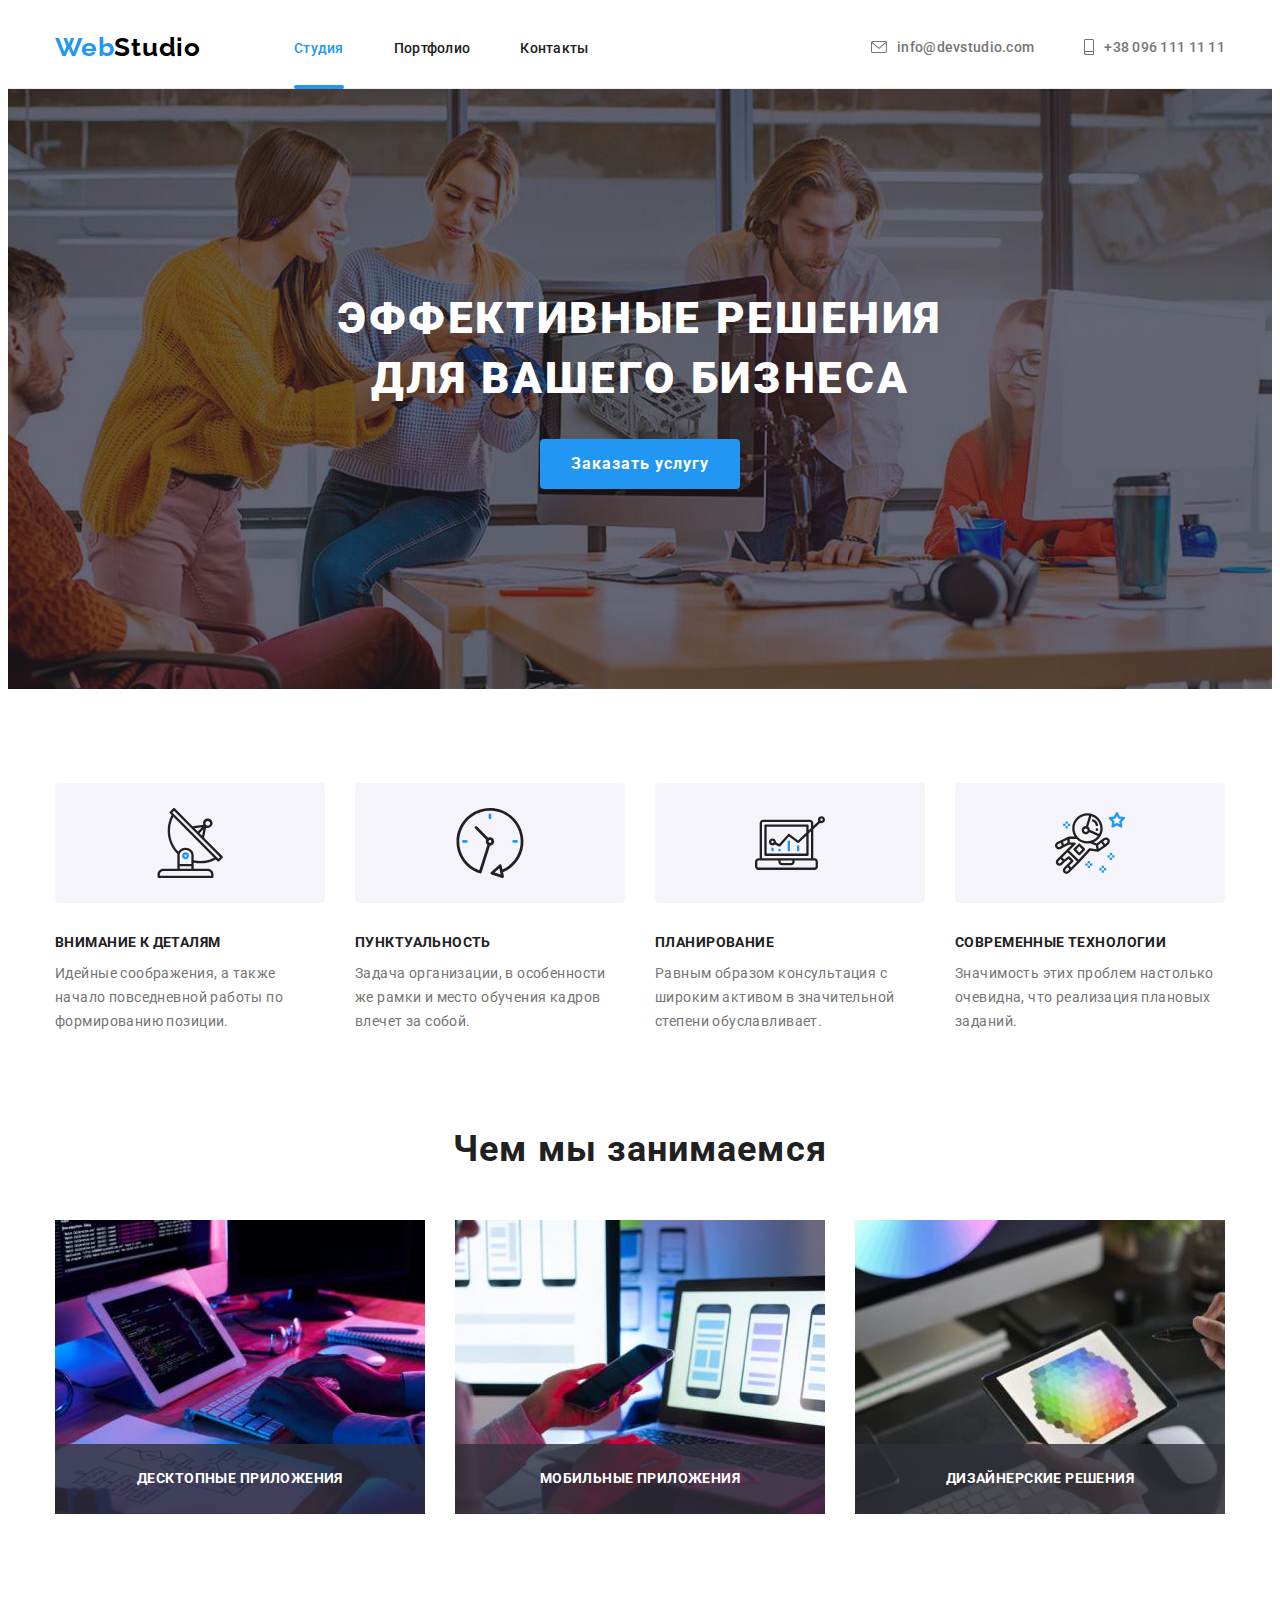
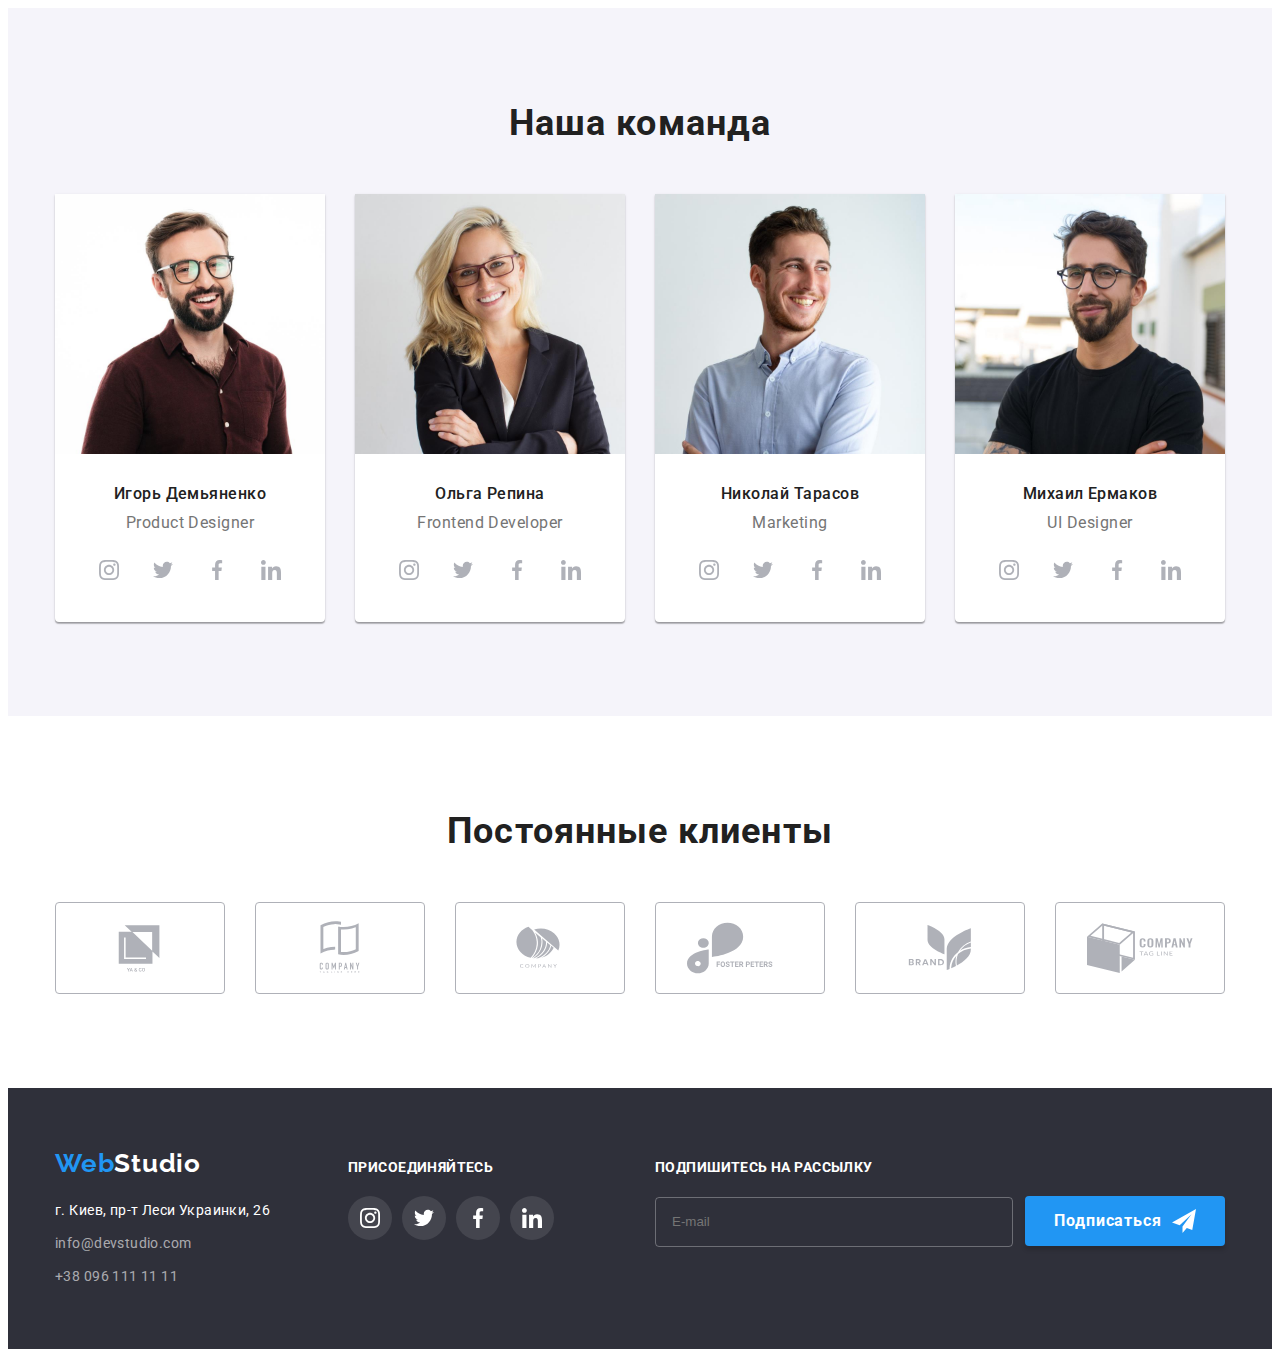
<file: index.html>
<!DOCTYPE html>
<html lang="ru">
<head>
    <meta charset="UTF-8">
    <meta http-equiv="X-UA-Compatible" content="IE=edge">
    <meta name="viewport" content="width=device-width, initial-scale=1.0">
    <title>Студия</title>
    <link rel="preconnect" href="https://fonts.googleapis.com">
    <link rel="preconnect" href="https://fonts.gstatic.com" crossorigin>
    <link href="https://fonts.googleapis.com/css2?family=Raleway:wght@700&family=Roboto:wght@400;500;700;900&display=swap"
        rel="stylesheet">
    <link rel="stylesheet" href="https://cdnjs.cloudflare.com/ajax/libs/modern-normalize/1.1.0/modern-normalize.min.css"
        integrity="sha512-wpPYUAdjBVSE4KJnH1VR1HeZfpl1ub8YT/NKx4PuQ5NmX2tKuGu6U/JRp5y+Y8XG2tV+wKQpNHVUX03MfMFn9Q=="
        crossorigin="anonymous" referrerpolicy="no-referrer" />
    <link rel="stylesheet" href="./css/styles.css" />

</head>
    <body>
        <header class="menu-header">
            <div class="container header-container">
                <nav class="header-nav">
                    <a class="logo-header link" href="./index.html" lang="en">
                        <span class="logo-accent">Web</span>Studio
                    </a>
                    <ul class="menu-list list">
                        <li class="menu-item"><a class="menu-link link current" href="./index.html">Студия</a>
                        </li>
                        <li class="menu-item"><a class="menu-link link" href="./portfolio.html">Портфолио</a>
                        </li>
                        <li class="menu-item"><a class="menu-link link" href="">Контакты</a>
                        </li>
                    </ul>
                </nav>
                <div class="header-connect">
                    <ul class="header-contacts list">
                        <li class="header-contacts-item" >
                            <a class="header-contact-mail link" href="mailto:info@devstudio.com">
                                <svg class="contact-mail">
                                    <use href="./images/sprite.svg#icon-envelope"></use>
                                </svg>
                                info@devstudio.com</a>
                        </li>
                        <li class="header-contacts-item" >
                            <a class="header-contact-tel link" href="tel:+380961111111">
                                <svg class="contact-tel">
                                    <use href="./images/sprite.svg#icon-smartphone"></use>
                                </svg>
                                +38 096 111 11 11</a>
                        </li>
                    </ul>
                </div>
            </div>
        </header>
        
        <main>
            <section class="section section-hero">
                <div class="hero-container container">
                    <h1 class="hero-title">Эффективные решения для вашего бизнеса</h1>
                    <button class="btn-hero btn" type="button" data-modal-open>Заказать услугу</button>
                </div>
            </section>

            <section class="section">
                <div class="container">
                    <h2 class="visually-hidden section-title">Особенности</h2>
                        <ul class="list list-special">
                                <li class="list-special-text">
                                    <div class="special-icon-container">
                                        <svg class="special-icon">
                                            <use href="./images/sprite.svg#icon-antena"></use>
                                        </svg>
                                    </div>
                                    <div class="special-description">
                                        <h3 class="secondary-title-special secondary-title">Внимание к деталям</h3>
                                        <p class="special-text-description">Идейные соображения, а также начало повседневной работы по формированию позиции.</p>
                                    </div>
                                </li>
                                
                                <li class="list-special-text" >
                                    <div class="special-icon-container">
                                        <svg class="special-icon">
                                            <use href="./images/sprite.svg#icon-clock"></use>
                                        </svg>
                                    </div>
                                    <div class="special-description">
                                    <h3 class="secondary-title-special secondary-title">Пунктуальность</h3>
                                    <p class="special-text-description">Задача организации, в особенности же рамки и место обучения кадров влечет за собой.</p>
                                    </div>
                                </li>
                                <li class="list-special-text">
                                    <div class="special-icon-container">
                                        <svg class="special-icon">
                                            <use href="./images/sprite.svg#icon-diagram"></use>
                                        </svg>
                                    </div>
                                    <div class="special-description">
                                        <h3 class="secondary-title-special secondary-title">Планирование</h3>
                                        <p class="special-text-description">Равным образом консультация с широким активом в значительной степени обуславливает.</p>
                                    </div>
                                </li>
                                <li class="list-special-text">
                                    <div class="special-icon-container">
                                        <svg class="special-icon">
                                            <use href="./images/sprite.svg#icon-astronaut"></use>
                                        </svg>
                                    </div>
                                    <div class="special-description">
                                    <h3 class="secondary-title-special secondary-title">Современные технологии</h3>
                                    <p class="special-text-description">Значимость этих проблем настолько очевидна, что реализация плановых заданий.</p>
                                    </div>
                                </li>
                            </ul>
                        
                </div>
            </section>

            <section class="section section-works" >
                <div class="container">
                    <h2 class="section-title">Чем мы занимаемся</h2>
                    <ul class="list list-works">
                        <li class="list-works-item">
                            <img src="./images/box-1.jpg" alt="программирование" width="370">
                            <div class="list-work-item-container">
                            <p class="list-work-item-text">Десктопные приложения</p>
                            </div>
                        </li>
                        <li class="list-works-item">
                            <img src="./images/box-2.jpg" alt="работа с мобильными приложениями" width="370">
                            <div class="list-work-item-container">
                            <p class="list-work-item-text">Мобильные приложения</p>
                            </div>
                        </li>
                        <li class="list-works-item">
                            <img src="./images/box-3.jpg" alt="дизайн приложений" width="370">
                            <div class="list-work-item-container">
                            <p class="list-work-item-text">Дизайнерские решения</p>
                            </div>
                        </li>
                    </ul>
                </div>
            </section>

            <section class="section section-command">
                <div class="container">
                    <h2 class="section-title">Наша команда</h2>
                    <ul class="list list-command">
                        <li class="list-command-card">
                            <img src="./images/demyanenko.jpg" alt="игорь демьяненко дизайнер" width="270">
                            <div class="list-command-card-description">
                                <h3 class="secondary-title-command secondary-title">Игорь Демьяненко</h3>
                                <p class="text-description-command" lang="en">Product Designer</p>
                                <ul class="command-social social-list list">
                                    <li class="social-item">
                                        <a href="" class="social-link">
                                            <svg class="social-icon">
                                                <use href="./images/sprite.svg#icon-instagram"></use>
                                            </svg>
                                        </a>
                                    </li>
                                    <li class="social-item">
                                        <a href="" class="social-link">
                                            <svg class="social-icon">
                                                <use href="./images/sprite.svg#icon-twitter"></use>
                                            </svg>
                                        </a>
                                    </li>
                                    <li class="social-item">
                                        <a href="" class="social-link">
                                            <svg class="social-icon">
                                                <use href="./images/sprite.svg#icon-facebook"></use>
                                            </svg>
                                        </a>
                                    </li>
                                    <li class="social-item">
                                        <a href="" class="social-link">
                                            <svg class="social-icon">
                                                <use href="./images/sprite.svg#icon-linkedin"></use>
                                            </svg>
                                        </a>
                                    </li>
                                </ul>
                            </div>
                        </li>
                        <li class="list-command-card">
                            <img src="./images/repina.jpg" alt="ольга репина фронтэнд разработчик" width="270">
                            <div class="list-command-card-description">
                                <h3 class="secondary-title-command secondary-title">Ольга Репина</h3>
                                <p class="text-description-command" lang="en">Frontend Developer</p>
                                <ul class="command-social social-list list">
                                    <li class="social-item">
                                        <a href="" class="social-link">
                                            <svg class="social-icon">
                                                <use href="./images/sprite.svg#icon-instagram"></use>
                                            </svg>
                                        </a>
                                    </li>
                                    <li class="social-item">
                                        <a href="" class="social-link">
                                            <svg class="social-icon">
                                                <use href="./images/sprite.svg#icon-twitter"></use>
                                            </svg>
                                        </a>
                                    </li>
                                    <li class="social-item">
                                        <a href="" class="social-link">
                                            <svg class="social-icon">
                                                <use href="./images/sprite.svg#icon-facebook"></use>
                                            </svg>
                                        </a>
                                    </li>
                                    <li class="social-item">
                                        <a href="" class="social-link">
                                            <svg class="social-icon">
                                                <use href="./images/sprite.svg#icon-linkedin"></use>
                                            </svg>
                                        </a>
                                    </li>
                                </ul>
                            </div>
                        </li>
                        <li class="list-command-card">
                            <img src="./images/tarasov.jpg" alt="николай тарасов маркетолог" width="270">
                            <div class="list-command-card-description">
                                <h3 class="secondary-title-command secondary-title">Николай Тарасов</h3>
                                <p class="text-description-command" lang="en">Marketing</p>
                                <ul class="command-social social-list list">
                                    <li class="social-item">
                                        <a href="" class="social-link">
                                            <svg class="social-icon">
                                                <use href="./images/sprite.svg#icon-instagram"></use>
                                            </svg>
                                        </a>
                                    </li>
                                    <li class="social-item">
                                        <a href="" class="social-link">
                                            <svg class="social-icon">
                                                <use href="./images/sprite.svg#icon-twitter"></use>
                                            </svg>
                                        </a>
                                    </li>
                                    <li class="social-item">
                                        <a href="" class="social-link">
                                            <svg class="social-icon">
                                                <use href="./images/sprite.svg#icon-facebook"></use>
                                            </svg>
                                        </a>
                                    </li>
                                    <li class="social-item">
                                        <a href="" class="social-link">
                                            <svg class="social-icon">
                                                <use href="./images/sprite.svg#icon-linkedin"></use>
                                            </svg>
                                        </a>
                                    </li>
                                </ul>
                            </div>
                        </li>
                        <li class="list-command-card">
                            <img src="./images/ermakov.jpg" alt="михаил ермаков" width="270">
                            <div class="list-command-card-description">
                                <h3 class="secondary-title-command secondary-title">Михаил Ермаков</h3>
                                <p class="text-description-command" lang="en">UI Designer</p>
                                <ul class="command-social social-list list">
                                    <li class="social-item">
                                        <a href="" class="social-link">
                                            <svg class="social-icon">
                                                <use href="./images/sprite.svg#icon-instagram"></use>
                                            </svg>
                                        </a>
                                    </li>
                                    <li class="social-item">
                                        <a href="" class="social-link">
                                            <svg class="social-icon">
                                                <use href="./images/sprite.svg#icon-twitter"></use>
                                            </svg>
                                        </a>
                                    </li>
                                    <li class="social-item">
                                        <a href="" class="social-link">
                                            <svg class="social-icon">
                                                <use href="./images/sprite.svg#icon-facebook"></use>
                                            </svg>
                                        </a>
                                    </li>
                                    <li class="social-item">
                                        <a href="" class="social-link">
                                            <svg class="social-icon">
                                                <use href="./images/sprite.svg#icon-linkedin"></use>
                                            </svg>
                                        </a>
                                    </li>
                                </ul>
                            </div>
                        </li>
                    </ul>
                </div>
            </section>
            <section class="section">
                <div class="container">
                    <h2 class="section-title">Постоянные клиенты</h2>
                    <ul class="list list-clients">
                        <li class="list-clients-logo">
                            <a href="" class="clients-logo">
                                <svg class="clients-logo-icon">
                                    <use href="./images/sprite.svg#icon-company1"></use>
                                </svg>
                            </a>
                        </li>
                            <li class="list-clients-logo">
                                <a href="" class="clients-logo">
                                    <svg class="clients-logo-icon">
                                        <use href="./images/sprite.svg#icon-company2"></use>
                                    </svg>
                                </a>
                            </li>
                            <li class="list-clients-logo">
                                <a href="" class="clients-logo">
                                    <svg class="clients-logo-icon">
                                        <use href="./images/sprite.svg#icon-company3"></use>
                                    </svg>
                                </a>
                            </li>
                            <li class="list-clients-logo">
                                <a href="" class="clients-logo">
                                    <svg class="clients-logo-icon">
                                        <use href="./images/sprite.svg#icon-company4"></use>
                                    </svg>
                                </a>
                            </li>
                            <li class="list-clients-logo">
                                <a href="" class="clients-logo">
                                    <svg class="clients-logo-icon">
                                        <use href="./images/sprite.svg#icon-company5"></use>
                                    </svg>
                                </a>
                            </li>
                            <li class="list-clients-logo">
                                <a href="" class="clients-logo">
                                    <svg class="clients-logo-icon">
                                        <use href="./images/sprite.svg#icon-company6"></use>
                                    </svg>
                                </a>
                            </li>
                    </ul>
                </div>
            </section>
        </main>
        <footer class="footer">
            <div class="container footer-container">
                <div class="footer-contact">
                <a class="logo-footer link" href="./index.html" lang="en">
                    <span class="logo-accent">Web</span>Studio
                </a>
                <address class="address">
                    <p class="address-text" >г. Киев, пр-т Леси Украинки, 26</p>
                    <ul class="footer-contacts list">
                        <li class="footer-contact-item">
                            <a class="footer-contact-mail link" href="mailto:info@devstudio.com">info@devstudio.com</a>
                        </li>
                        <li class="footer-contact-item">
                            <a class="footer-contact-tel link" href="tel:+380961111111">+38 096 111 11 11</a>
                        </li>
                    </ul>
                </address>
                </div>
                <div class="footer-social">
                    <p class="social-title">Присоединяйтесь</p>
                    <ul class="command-social social-list list">
                        <li class="social-item">
                            <a href="" class="social-link social-link-footer">
                                <svg class="social-icon social-icon-footer">
                                    <use href="./images/sprite.svg#icon-instagram"></use>
                                </svg>
                            </a>
                        </li>
                        <li class="social-item">
                            <a href="" class="social-link social-link-footer">
                                <svg class="social-icon social-icon-footer">
                                    <use href="./images/sprite.svg#icon-twitter"></use>
                                </svg>
                            </a>
                        </li>
                        <li class="social-item">
                            <a href="" class="social-link social-link-footer">
                                <svg class="social-icon social-icon-footer">
                                    <use href="./images/sprite.svg#icon-facebook"></use>
                                </svg>
                            </a>
                        </li>
                        <li class="social-item">
                            <a href="" class="social-link social-link-footer">
                                <svg class="social-icon social-icon-footer">
                                    <use href="./images/sprite.svg#icon-linkedin"></use>
                                </svg>
                            </a>
                        </li>
                    </ul>
                </div>
                <div class="footer-email-form">
                    <p class="footer-email-form-text">Подпишитесь на рассылку</p>
                        <form action="#" class="footer-form">
                            <div class="email-form-box">
                                <label class="footer-form-field">
                                    <input class="footer-form-input" type="email" name="email" placeholder="E-mail" required>
                                </label>
                                <button class="button-footer-form btn" type="submit">
                                    Подписаться
                                    <svg class="footer-form-icon">
                                        <use href="./images/sprite.svg#icon-send-footer"></use>
                                    </svg>
                                </button>
                            </div>
                        </form>
                </div>
            </div>
        </footer>
        <div class="backdrop is-hidden" data-modal>
            <div class="modal">
                <button type="button" class="modal-button btn" data-modal-close>
                    <svg class="modal-close-icon">
                        <use href="./images/sprite.svg#icon-close"></use>
                    </svg>
                </button>

                <form action="#" class="form modal-form">
                    <p class="modal-form-head">Оставьте свои данные, мы вам перезвоним</p>
                    <label class="modal-form-field"
                        >Имя
                        <span class="modal-form-wrapper">
                            <input class="modal-form-input" type="text" name="user-name" 
                            minlength="2" pattern="[a-zA-Zа-яёА-ЯЁ]+" 
                            title="Имя должно содержать только символы кириллицы или латиницы"
                            required/>
                            <svg class="modal-form-icon">
                                <use href="./images/sprite.svg#icon-name-modal-field"></use>
                            </svg>
                        </span>
                    </label>
                    <label class="modal-form-field"
                    >Телефон
                        <span class="modal-form-wrapper">
                            <input class="modal-form-input" type="tel" name="user-tel" 
                            title="000-000-00-00" pattern="[0-9]{3}-[0-9]{3}-[0-9]{2}-[0-9]{2}" required/>
                            <svg class="modal-form-icon">
                                <use href="./images/sprite.svg#icon-phone-modal-field"></use>
                            </svg>
                        </span>
                    </label>
                    <label class="modal-form-field"
                    >Почта
                        <span class="modal-form-wrapper">
                            <input class="modal-form-input" type="email" name="user-email" required/>
                            <svg class="modal-form-icon">
                                <use href="./images/sprite.svg#icon-email-modal-field"></use>
                            </svg>
                        </span>
                    </label>
                    <label class="modal-form-field"
                    >Комментарий
                        <textarea class="modal-form-message" name="user-message" placeholder="Введите текст"></textarea>
                    </label>

                    <input class="modal-form-checkbox visually-hidden" type="checkbox" id="accept-agreement"/>
                    <label class="accept-agreement-label" for="accept-agreement">Соглашаюсь с рассылкой и принимаю&nbsp; <a class="accept-agreement-link" href="">Условия договора</a></label>
                    <button class="modal-form-button btn" type="submit">Отправить</button>
                </form>
            </div>
        </div>
        <script src="./js/modal.js"></script>
    </body>
</html>
</file>
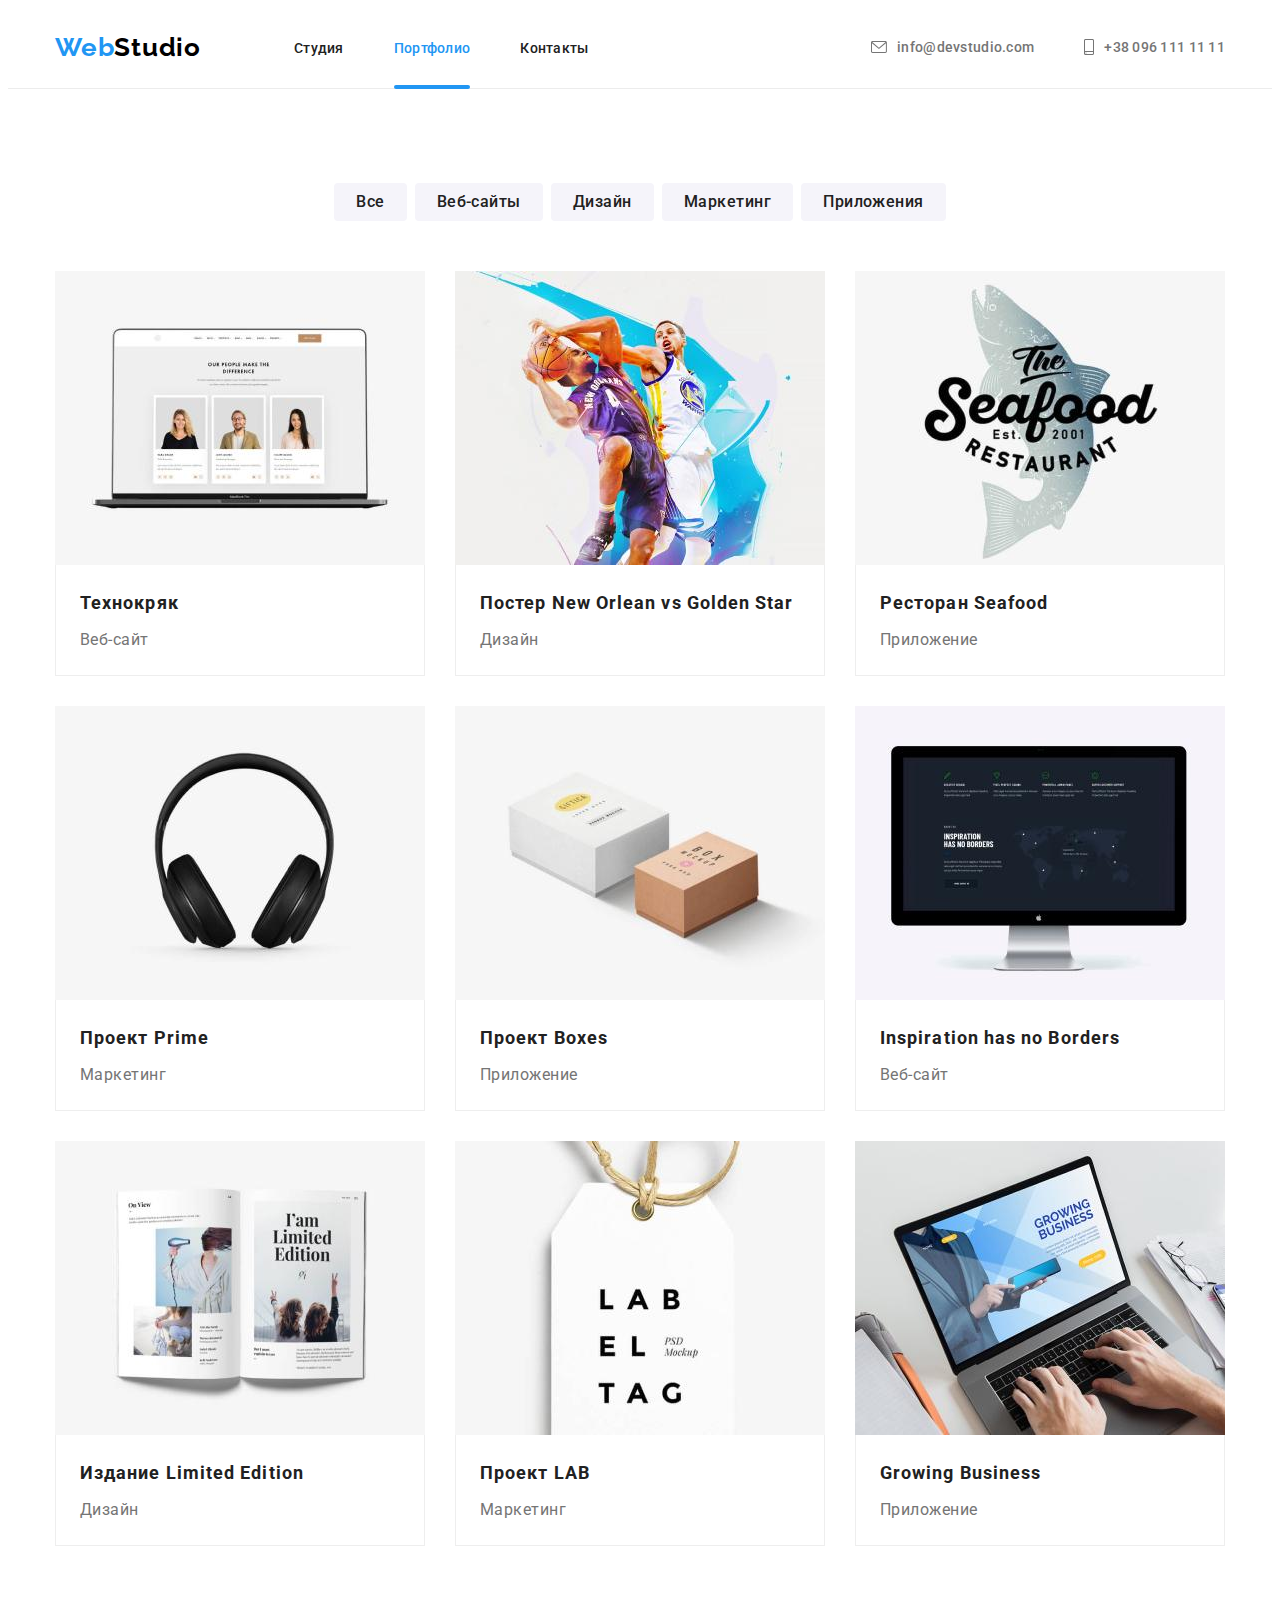
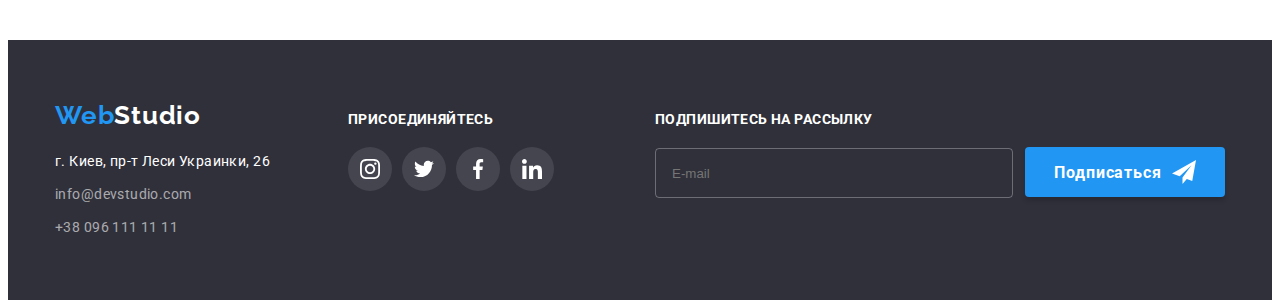
<file: portfolio.html>
<!DOCTYPE html>
<html lang="ru">
<head>
    <meta charset="UTF-8">
    <meta http-equiv="X-UA-Compatible" content="IE=edge">
    <meta name="viewport" content="width=device-width, initial-scale=1.0">
    <title>Портфолио</title>
    <link rel="preconnect" href="https://fonts.googleapis.com">
    <link rel="preconnect" href="https://fonts.gstatic.com" crossorigin>
    <link href="https://fonts.googleapis.com/css2?family=Raleway:wght@700&family=Roboto:wght@400;500;700;900&display=swap"
        rel="stylesheet">
    <link rel="stylesheet" href="https://cdnjs.cloudflare.com/ajax/libs/modern-normalize/1.1.0/modern-normalize.min.css"
        integrity="sha512-wpPYUAdjBVSE4KJnH1VR1HeZfpl1ub8YT/NKx4PuQ5NmX2tKuGu6U/JRp5y+Y8XG2tV+wKQpNHVUX03MfMFn9Q=="
        crossorigin="anonymous" referrerpolicy="no-referrer" />
    <link rel="stylesheet" href="./css/styles.css" />
    
</head>

    <body>
        <header class="menu-header">
            <div class="container header-container">
                <nav class="header-nav">
                    <a class="logo-header link" href="./index.html" lang="en">
                        <span class="logo-accent">Web</span>Studio
                    </a>
                    <ul class="menu-list list">
                        <li class="menu-item"><a class="menu-link link" href="./index.html">Студия</a>
                        </li>
                        <li class="menu-item"><a class="menu-link link current" href="./portfolio.html">Портфолио</a>
                        </li>
                        <li class="menu-item"><a class="menu-link link" href="">Контакты</a>
                        </li>
                    </ul>
                </nav>
                <div class="header-connect">
                    <ul class="header-contacts list">
                        <li class="header-contacts-item">
                            <a class="header-contact-mail link" href="mailto:info@devstudio.com">
                                <svg class="contact-mail">
                                    <use href="./images/sprite.svg#icon-envelope"></use>
                                </svg>
                                info@devstudio.com</a>
                        </li>
                        <li class="header-contacts-item">
                            <a class="header-contact-tel link" href="tel:+380961111111">
                                <svg class="contact-tel">
                                    <use href="./images/sprite.svg#icon-smartphone"></use>
                                </svg>
                                +38 096 111 11 11</a>
                        </li>
                    </ul>
                </div>
            </div>
        </header>

        <main>
            <section class="section">
                <div class="container">
                    <h1 class="visually-hidden section-title">Наши работы</h1>
                        <ul class="filter-button-list list">
                            <li class="filter-button-item"><button class="filter-button btn" type="button">Все</button></li>
                            <li class="filter-button-item"><button class="filter-button btn" type="button">Веб-сайты</button></li>
                            <li class="filter-button-item"><button class="filter-button btn" type="button">Дизайн</button></li>
                            <li class="filter-button-item"><button class="filter-button btn" type="button">Маркетинг</button></li>
                            <li class="filter-button-item"><button class="filter-button btn" type="button">Приложения</button></li>
                        </ul>                   
                        <ul class="filter-cards-list list">
                            <li class="filter-cards-item">
                                <a href="" class="filter-cards-item-link link">
                                    <div class="filter-cards-wrap">
                                    <img src="./images/tehnokryak.jpg" alt="технокряк" width="370">
                                    <p class="filter-cards-item-text">Технокряк это современная площадка распространения коронавируса. Компании используют эту платформу для цифрового
                                    шпионажа и атак на защищённые сервера конкурентов.</p>
                                    </div>
                                    <div class="filter-cards-item-description" >
                                        <h2 class="filter-title-text secondary-title" >Технокряк</h2>
                                        <p class="filter-text-description">Веб-сайт</p>
                                    </div>
                                </a>
                            </li>
                            <li class="filter-cards-item">
                                <a href="" class="filter-cards-item-link link">
                                    <div class="filter-cards-wrap">
                                <img src="./images/new-orlean.jpg" alt="постер нью орлеан против голден стар" width="370">
                                <p class="filter-cards-item-text">Технокряк это современная площадка распространения коронавируса. Компании используют
                                    эту платформу для цифрового
                                    шпионажа и атак на защищённые сервера конкурентов.</p>
                                </div>
                                <div class="filter-cards-item-description" >
                                    <h2 class="filter-title-text secondary-title" >Постер <span lang="en">New Orlean vs Golden Star</span></h2>
                                    <p class="filter-text-description">Дизайн</p>
                                </div>
                                </a>
                            </li>
                            <li class="filter-cards-item">
                                <a href="" class="filter-cards-item-link link">
                                    <div class="filter-cards-wrap">
                                        <img src="./images/seafood.jpg" alt="ресторан сифуд" width="370">
                                        <p class="filter-cards-item-text">Технокряк это современная площадка распространения коронавируса. Компании используют
                                            эту платформу для цифрового шпионажа и атак на защищённые сервера конкурентов.</p>
                                    </div>
                                <div class="filter-cards-item-description" >
                                    <h2 class="filter-title-text secondary-title" >Ресторан <span lang="en">Seafood</span></h2>
                                    <p class="filter-text-description">Приложение</p>
                                </div>
                                </a>
                            </li>
                            <li class="filter-cards-item">
                                <a href="" class="filter-cards-item-link link">
                                <div class="filter-cards-wrap">
                                    <img src="./images/prime.jpg" alt="проект прайм" width="370">
                                    <p class="filter-cards-item-text">Технокряк это современная площадка распространения коронавируса. Компании используют
                                        эту платформу для цифрового шпионажа и атак на защищённые сервера конкурентов.</p>
                                </div>
                                <div class="filter-cards-item-description" >
                                    <h2 class="filter-title-text secondary-title" >Проект <span lang="en">Prime</span></h2>
                                    <p class="filter-text-description">Маркетинг</p>
                                </div>
                                </a>
                            </li>
                            <li class="filter-cards-item">
                                <a href="" class="filter-cards-item-link link">
                                <div class="filter-cards-wrap">
                                    <img src="./images/boxes.jpg" alt="проект боксез" width="370">
                                    <p class="filter-cards-item-text">Технокряк это современная площадка распространения коронавируса. Компании используют
                                        эту платформу для цифрового шпионажа и атак на защищённые сервера конкурентов.</p>
                                </div>
                                <div class="filter-cards-item-description" >
                                    <h2 class="filter-title-text secondary-title" >Проект <span lang="en">Boxes</span></h2>
                                    <p class="filter-text-description">Приложение</p>
                                </div>
                                </a>
                            </li>
                            <li class="filter-cards-item">
                                <a href="" class="filter-cards-item-link link">
                                <div class="filter-cards-wrap">
                                    <img src="./images/inspiration.jpg" alt="веб-сайт инспирейшн" width="370">
                                    <p class="filter-cards-item-text">Технокряк это современная площадка распространения коронавируса. Компании используют
                                    эту платформу для цифрового шпионажа и атак на защищённые сервера конкурентов.</p>
                                </div>
                                <div class="filter-cards-item-description">
                                    <h2 class="filter-title-text secondary-title"  lang="en">Inspiration has no Borders</h2>
                                    <p class="filter-text-description">Веб-сайт</p>
                                </div>
                                </a>
                            </li>
                            <li class="filter-cards-item">
                                <a href="" class="filter-cards-item-link link">
                                <div class="filter-cards-wrap">
                                    <img src="./images/limited-edition.jpg" alt="издание лимитед эдишн" width="370">
                                    <p class="filter-cards-item-text">Технокряк это современная площадка распространения коронавируса. Компании используют
                                    эту платформу для цифрового шпионажа и атак на защищённые сервера конкурентов.</p>
                                </div>
                                <div class="filter-cards-item-description" >
                                    <h2 class="filter-title-text secondary-title" >Издание <span lang="en">Limited Edition</span></h2>
                                    <p class="filter-text-description">Дизайн</p>
                                </div>
                                </a>
                            </li>
                            <li class="filter-cards-item">
                                <a href="" class="filter-cards-item-link link">
                                <div class="filter-cards-wrap">
                                <img src="./images/lab.jpg" alt="проект лаб" width="370">
                                <p class="filter-cards-item-text">Технокряк это современная площадка распространения коронавируса. Компании используют
                                    эту платформу для цифрового шпионажа и атак на защищённые сервера конкурентов.</p>
                                </div>
                                <div class="filter-cards-item-description" >
                                    <h2 class="filter-title-text secondary-title" >Проект <span lang="en">LAB</span></h2>
                                    <p class="filter-text-description">Маркетинг</p>
                                </div>
                                </a>
                            </li>
                            <li class="filter-cards-item">
                                <a href="" class="filter-cards-item-link link">
                                <div class="filter-cards-wrap">
                                <img src="./images/growing.jpg" alt="проект лаб" width="370">
                                <p class="filter-cards-item-text">Технокряк это современная площадка распространения коронавируса. Компании используют
                                    эту платформу для цифрового шпионажа и атак на защищённые сервера конкурентов.</p>
                                </div>
                                <div class="filter-cards-item-description">
                                    <h2 class="filter-title-text secondary-title"  lang="en">Growing Business</h2>
                                    <p class="filter-text-description">Приложение</p>
                                </div>
                                </a>
                            </li>
                        </ul>
                </div>
            </section>
        </main>
            <footer class="footer">
                <div class="container footer-container">
                    <div class="footer-contact">
                        <a class="logo-footer link" href="./index.html" lang="en">
                            <span class="logo-accent">Web</span>Studio
                        </a>
                        <address class="address">
                            <p class="address-text">г. Киев, пр-т Леси Украинки, 26</p>
                            <ul class="footer-contacts list">
                                <li class="footer-contact-item">
                                    <a class="footer-contact-mail link" href="mailto:info@devstudio.com">info@devstudio.com</a>
                                </li>
                                <li class="footer-contact-item">
                                    <a class="footer-contact-tel link" href="tel:+380961111111">+38 096 111 11 11</a>
                                </li>
                            </ul>
                        </address>
                    </div>
                    <div class="footer-social">
                        <p class="social-title">Присоединяйтесь</p>
                        <ul class="command-social social-list list">
                            <li class="social-item">
                                <a href="" class="social-link social-link-footer">
                                    <svg class="social-icon social-icon-footer">
                                        <use href="./images/sprite.svg#icon-instagram"></use>
                                    </svg>
                                </a>
                            </li>
                            <li class="social-item">
                                <a href="" class="social-link social-link-footer">
                                    <svg class="social-icon social-icon-footer">
                                        <use href="./images/sprite.svg#icon-twitter"></use>
                                    </svg>
                                </a>
                            </li>
                            <li class="social-item">
                                <a href="" class="social-link social-link-footer">
                                    <svg class="social-icon social-icon-footer">
                                        <use href="./images/sprite.svg#icon-facebook"></use>
                                    </svg>
                                </a>
                            </li>
                            <li class="social-item">
                                <a href="" class="social-link social-link-footer">
                                    <svg class="social-icon social-icon-footer">
                                        <use href="./images/sprite.svg#icon-linkedin"></use>
                                    </svg>
                                </a>
                            </li>
                        </ul>
                    </div>
                    <div class="footer-email-form">
                        <p class="footer-email-form-text">Подпишитесь на рассылку</p>
                        <form action="#" class="footer-form">
                            <div class="email-form-box">
                                <label class="footer-form-field">
                                    <input class="footer-form-input" type="email" name="email" placeholder="E-mail" required>
                                </label>
                                <button class="button-footer-form btn" type="submit">
                                    Подписаться
                                    <svg class="footer-form-icon">
                                        <use href="./images/sprite.svg#icon-send-footer"></use>
                                    </svg>
                                </button>
                            </div>
                        </form>
                    </div>
                </div>
            </footer>
    </body>
</html>
</file>
<file: css/styles.css>
:root {
 --logo-header-color:#000000;
 --logo-footer-color: #FFFFFF;
 --primary-text-color: #757575;
 --secondary-text-color: #FFFFFF;
 --active-text-color: #FFFFFF;
 --accent-color: #2196F3;
 --primary-title-hero-color: #FFFFFF;
 --secondary-title-color: #212121;
 --background-hero-color: #C4C4C4;
 --background-footer-color: #2F303A;
 --button-hero-color: #2196F3;
 --button-hero-hover-color:#188CE8;
 --button-color: #F5F4FA;
 --button-active-color: #2196F3;
 --button-text-active-color: #FFFFFF;
 --footer-contact-color: rgba(255, 255, 255, 0.6);
 --border-header-color: #ECECEC;
 --section-color: #F5F4FA;
 --background-command-card-color: #FFFFFF;
 --background-command-icon-color: #FFFFFF;
 --icon-color: #AFB1B8;
 --icon-color-light: #FFFFFF;
 --background-icon-special: #F5F4FA;
 --special-icon-color: #212121;
 --background-modal-hero-color: #FFFFFF;
}

html {
    box-sizing: border-box;
    scroll-behavior: smooth;
}

*,
*::after,
*::before {
    box-sizing: inherit;
}

p, h1, h2, h3, h4, h5,h6 {
    margin: 0;
}

img {
    display: block;
    max-width: 100%;
    height: auto;
}

ul {
    margin: 0;
    padding: 0;
}

body {
    font-family: 'Roboto', sans-serif;
    color: var(--primary-text-color);
}

.container {
    width: 1200px;
    padding-left: 15px;
    padding-right: 15px;
    margin-left: auto;
    margin-right: auto;
}

.list {
    list-style: none;
    padding: 0;
    margin: 0;
}

.link {
    text-decoration: none;
    color: inherit;
}

.btn {
    padding: 0;
    font-family: inherit;
    cursor: pointer;
    border-style: none;
    display: block;
}

.address {
    font-style: normal;
}

.secondary-title {
    color: var(--secondary-title-color);
}


.menu-link {
    position: relative;
}

.section {
    padding-top: 94px;
    padding-bottom: 94px;
}

/* ----------------------Header----------------------- */

.menu-header {
    padding-top: 24px;
    padding-bottom: 25px;
    border-bottom: 1px solid var(--border-header-color);
    /* position: fixed;
    top: 0;
    left: 0;
    z-index: 2; */
}

.header-container {
    display: flex;
    align-items: center;
}

.header-nav {
    display: flex;
    align-items: center;
}

.menu-list {
    display: flex;
}

.logo-header {
    display: block;
    font-family: 'Raleway', sans-serif;
    font-weight: bold;
    font-size: 26px;
    line-height: 1.19;
    letter-spacing: 0.03em;
    margin-right: 93px;
    color: var(--logo-header-color);
    transition-property: color;
    transition-duration: 250ms;
    transition-timing-function: cubic-bezier(0.4, 0, 0.2, 1);
}

.logo-header:focus,
.logo-header:hover {
    color: var(--logo-header-color);
}

.logo-accent {
    color: var(--accent-color);
}

.menu-item:not(:last-child) {
    margin-right: 50px;
}

.menu-link {
    position: relative;
    font-weight: 500;
    font-size: 14px;
    line-height: 1.14;
    letter-spacing: 0.02em;
    color: var(--secondary-title-color);
    transition-property: color;
    transition-duration: 250ms;
    transition-timing-function: cubic-bezier(0.4, 0, 0.2, 1);
}

.menu-link:hover,
.menu-link:focus {
    color: var(--accent-color);
}

.menu-list .menu-link.current {
    color: var(--accent-color);
}

.menu-link.current::after {
    display: block;
    position: absolute;
    top: 45px;
    content: '';
    width: 100%;
    height: 4px;
    border-radius: 2px;
    background-color: var(--accent-color);

}

.header-connect {
    display: flex;
    margin-left: auto;
    }

.header-contacts {
    display: flex;
    align-items: center;
    justify-content: center
}

.header-contact-mail,
.header-contact-tel {
    display: flex;
    font-weight: 500;
    font-size: 14px;
    line-height: 1.14px;
    letter-spacing: 0.02em;
    color: var(--primary-text-color);
    align-items: center;
    justify-content: center;
    transition-property: color;
    transition-duration: 250ms;
    transition-timing-function: cubic-bezier(0.4, 0, 0.2, 1);
}

.contact-mail {
    width: 16px;
    height: 12px;
    fill: currentColor;
    margin-right: 10px;
    transition-property: fill;
    transition-duration: 250ms;
    transition-timing-function: cubic-bezier(0.4, 0, 0.2, 1);
}

.contact-tel {
    width: 10px;
    height: 16px;
    fill: currentColor;
    margin-right: 10px;
    transition-property: fill;
    transition-duration: 250ms;
    transition-timing-function: cubic-bezier(0.4, 0, 0.2, 1);
}

.header-contact-mail:hover .contact-mail,
.header-contact-mail:focus .contact-mail {
    fill: var(--accent-color);
}

.header-contact-mail:hover,
.header-contact-mail:focus {
    color: var(--accent-color);
}

.header-contact-tel:hover,
.header-contact-tel:focus {
    color: var(--accent-color);
}

.header-contact-tel:hover .contact-tel,
.header-contact-tel:focus .contact-tel {
    fill: var(--accent-color);
}

.header-contacts-item:not(:first-child) {
    margin-left: 50px;
}


/* ------------------Hero-------------------- */
.section-hero {
    background-color: var(--background-hero-color);
    padding-top: 200px;
    padding-bottom: 200px;
    background-image: linear-gradient(to right, 
        rgba(47, 48, 58, 0.4), 
        rgba(47, 48, 58, 0.4) 
        ),
    url(../images/bg-hero.jpg);
    background-repeat: no-repeat;
    background-size: cover;
    background-position: center;
    max-width: 1600px;
    margin: 0 auto;
}

.hero-container {
    text-align: center;
}

.hero-title {
    width: 696px;
    margin-right: auto;
    margin-left: auto;
    margin-bottom: 30px;
    font-weight: 900;
    font-size: 44px;
    line-height: 1.36;
    text-align: center;
    letter-spacing: 0.06em;
    text-transform: uppercase;
    color: var(--primary-title-hero-color);
}

.btn-hero {
    display: block;
    margin: 0 auto;
    min-width: 200px;
    min-height: 50px;
    padding-top: 10px;
    padding-bottom: 10px;
    font-weight: 700;
    font-size: 16px;
    line-height: 1.87;
    text-align: center;
    letter-spacing: 0.06em;
    color: var(--button-text-active-color);
    background-color: var(--button-hero-color);
    box-shadow: 0px 4px 4px rgba(0, 0, 0, 0.15);
    border-radius: 4px;
    transition-property: background-color;
    transition-duration: 250ms;
    transition-timing-function: cubic-bezier(0.4, 0, 0.2, 1);
}

.btn-hero:hover,
.btn-hero:focus {
    background-color: var(--button-hero-hover-color);
}

/*-----------------------Special--------------------*/

.section-title {
    font-weight: 700;
    font-size: 36px;
    line-height: 1.17;
    text-align: center;
    letter-spacing: 0.03em;
    color: var(--secondary-title-color);
    margin-bottom: 50px;
}

.visually-hidden {
    position: absolute;
    clip: rect(0 0 0 0);
    width: 1px;
    height: 1px;
    margin: -1px;
}

.list-special {
    display: flex;
}

.list-special-text {
    width: 270px;
}

.special-icon-container {
    height: 120px;
    background-color: var(--background-icon-special);
    border-radius: 4px;
    margin-bottom: 30px;
    display: flex;
    align-items: center;
    justify-content: center;
}

.special-icon {
    width: 70px;
    height: 70px;
    fill: var(--special-icon-color);
}

.list-special-text:not(:last-child) {
    margin-right: 30px;
}

.secondary-title {
    font-weight: bold;
    color: var(--secondary-title-color)
}

.secondary-title-special {
    font-weight: 700;
    font-size: 14px;
    line-height: 1.4;
    letter-spacing: 0.03em;
    text-transform: uppercase;
    margin-bottom: 10px;
}

.special-text-description {
    font-size: 14px;
    line-height: 1.71;
    letter-spacing: 0.03em;
}

/*-----------------------Works--------------------*/

.section-works {
    padding-top: 0;
}

.list-works {
    display: flex;
    flex-wrap: wrap;
    margin-left: -30px;
    margin-bottom: -30px;
}

.list-works-item{
    width: calc((100% - 30px*3) / 3);
    margin-left: 30px;
    margin-bottom: 30px;
    position: relative;
}

.list-work-item-container {
    position: absolute;
    bottom: 0;
    left: 0;
    width: 100%;
    height: 70px;
    background-color: rgba(47, 48, 58, 0.8);
    display: flex;
    align-items: center;
    justify-content: center;
}

.list-work-item-text {
    font-weight: 700;
    font-size: 14px;
    line-height: 1.14;
    letter-spacing: 0.03em;
    text-transform: uppercase;
    color: var(--secondary-text-color);
}

/*-----------------------Command--------------------*/

.section-command {
    background-color: var(--section-color);
}

.list-command {
    display: flex;
    flex-wrap: wrap;
    margin-left: -30px;
    margin-bottom: -30px;
}

.list-command-card {
    width: calc((100% - 30px*4) / 4);
    margin-left: 30px;
    margin-bottom: 30px;
}

.list-command-card {
    background-color: var(--background-command-card-color);
    border-radius: 0 0 4px 4px;
    box-shadow: 0px 1px 3px rgba(0, 0, 0, 0.12), 
    0px 1px 1px rgba(0, 0, 0, 0.14), 
    0px 2px 1px rgba(0, 0, 0, 0.2);
}

.list-command-card-description {
    padding-top: 30px;
    padding-bottom: 30px;
}

.secondary-title-command {
    margin-bottom: 10px;
    font-weight: 500;
    font-size: 16px;
    line-height: 1.19;
    text-align: center;
    letter-spacing: 0.03em;
    }

.text-description-command {
    font-size: 16px;
    line-height: 1.19;
    text-align: center;
    letter-spacing: 0.03em;
    margin-bottom: 16px;
    }

.social-list {
    display: flex;
    justify-content: center;
}

.social-item {
    width: 44px;
    height: 44px;
    margin-right: 10px;
}

.social-item:last-child {
    margin-right: 0;
}

.social-icon {
    width: 20px;
    height: 20px;
    fill: var(--icon-color);
    transition-property: fill;
    transition-duration: 250ms;
    transition-timing-function: cubic-bezier(0.4, 0, 0.2, 1);
}

.social-link {
    width: 100%;
    height: 100%;
    background-color: var(--background-command-icon-color);
    border-radius: 50%;
    display: flex;
    align-items: center;
    justify-content: center;
    transition-property: background-color;
    transition-duration: 250ms;
    transition-timing-function: cubic-bezier(0.4, 0, 0.2, 1);
}

.social-link:hover .social-icon,
.social-link:focus .social-icon {
    fill: var(--icon-color-light);
}

.social-link:hover,
.social-link:focus {
    background-color: var(--accent-color);
}

/*-----------------Clients-------------*/

/*.list-clients {
    display: flex;
}*/

.list-clients-logo {
    width: 170px;
    height: 92px;
}

.clients-logo {
    width: 100%;
    height: 100%;
    border: 1px solid var(--icon-color);
    box-sizing: border-box;
    border-radius: 4px;
    display: flex;
    align-items: center;
    justify-content: center;
    transition-property: border;
    transition-duration: 250ms;
    transition-timing-function: cubic-bezier(0.4, 0, 0.2, 1);
}

.clients-logo:hover,
.clients-logo:focus {
    border:1px solid var(--accent-color);
}

.clients-logo:hover .clients-logo-icon,
.clients-logo:focus .clients-logo-icon {
    fill: var(--accent-color);
}

.clients-logo-icon {
    width: 106px;
    height: 60px;
    fill: var(--icon-color);
    transition-property: fill;
    transition-duration: 250ms;
    transition-timing-function: cubic-bezier(0.4, 0, 0.2, 1);
}

.list-clients {
    display: flex;
    flex-wrap: wrap;
    margin-left: -30px;
    margin-bottom: -30px;
}

.list-clients-logo {
    width: calc((100% - 30px*6) / 6);
    margin-left: 30px;
    margin-bottom: 30px;
}

/*-----------------Portfolio-------------*/

.filter-button-list {
    display: flex;
    align-items: center;
    justify-content: center;
    margin-bottom: 50px;
}

.filter-button {
    padding: 6px 22px;    
    font-weight: 500;
    font-size: 16px;
    line-height: 1.62;
    text-align: center;
    letter-spacing: 0.03em;
    background-color: var(--button-color);
    color: var(--secondary-title-color);
    border-radius: 4px;
    transition:color 250ms cubic-bezier(0.4, 0, 0.2, 1), 
    background-color 250ms cubic-bezier(0.4, 0, 0.2, 1), box-shadow 250ms cubic-bezier(0.4, 0, 0.2, 1);
}

.filter-button-item:not(:last-child) {
    margin-right: 8px;
}
.filter-button:hover,
.filter-button:focus {
    background-color: var(--button-active-color);
    color: var(--button-text-active-color);
    box-shadow: 0px 3px 1px rgba(0, 0, 0, 0.1), 
    0px 1px 2px rgba(0, 0, 0, 0.08), 
    0px 2px 2px rgba(0, 0, 0, 0.12);
}

.filter-cards-list {
    display: flex;
    flex-wrap: wrap;
    margin-left: -30px;
    margin-bottom: -30px;
}

.filter-cards-wrap {
    position: relative;
    overflow: hidden;
}

.filter-cards-item {
    width: calc((100% - 30px*3) / 3);
    margin-left: 30px;
    margin-bottom: 30px;
    background-color: var(--background-command-card-color);
    }

.filter-cards-item-link {
    display: block;
    transition-property: box-shadow;
    transition-duration: 250ms;
    transition-timing-function: cubic-bezier(0.4, 0, 0.2, 1);
}

.filter-cards-item-link:focus,
.filter-cards-item-link:hover {
    box-shadow: 0px 4px 4px rgba(0, 0, 0, 0.25);
    
}

.filter-cards-item-link:hover .filter-cards-item-text ,
.filter-cards-item-link:focus .filter-cards-item-text {
    transform: translateY(0);
    transition: transform 250ms linear;
}

.filter-cards-item-description {
    padding: 20px 0 20px 24px;
    border-right: 1px solid #EEEEEE;
    border-bottom: 1px solid #EEEEEE;
    border-left: 1px solid #EEEEEE;
}

.filter-cards-item-text {
    position: absolute;
    top: 0;
    left: 0;
    padding-top: 63px;
    padding-left: 24px;
    padding-right: 24px;
    height: 100%;
    font-style: normal;
    font-weight: normal;
    font-size: 18px;
    letter-spacing: 0.03em;
    line-height: 1.56;
    color: var(--active-text-color);
    background-color: var(--accent-color);
    transform: translateY(100%);
    transition: transform 300ms linear;
}

.filter-title-text {
    margin-bottom: 4px;
    font-weight: 700;
    font-size: 18px;
    line-height: 2;
    letter-spacing: 0.06em;
}

.filter-text-description {
    font-size: 16px;
    line-height: 1.87;
    letter-spacing: 0.03em;
}

/*-----------------------Footer--------------------*/
.footer {
    background-color: var(--background-footer-color);
    padding-top: 60px;
    padding-bottom: 60px;
}

.footer-container {
    display: flex;
    align-items: baseline;
    justify-content: space-between;
}

.footer-contact {
    margin-right: 70px;
}

.footer-social {
    align-items: baseline;
    margin-right: 93px;
}

.logo-footer {
    display: inline-block;
    margin-bottom: 20px;
    font-family: 'Raleway';
    font-weight: 700;
    font-size: 26px;
    line-height: 1.19;
    letter-spacing: 0.03em;
    color: var(--logo-footer-color);
}

.address-text {
    margin-bottom: 9px;
    font-size: 14px;
    line-height: 1.71;
    letter-spacing: 0.03em;
    color: var(--secondary-text-color);
}

.footer-contact-item:not(:last-child) {
    margin-bottom: 9px;
}

.footer-contact-mail {
    font-size: 14px;
    line-height: 1.71;
    letter-spacing: 0.03em;
    color: var(--footer-contact-color);
}

.footer-contact-tel {
    font-size: 14px;
    line-height: 1.71;
    letter-spacing: 0.03em;
    color: var(--footer-contact-color);
}

.social-title {
    font-weight: bold;
    font-size: 14px;
    line-height: 1.14;
    letter-spacing: 0.03em;
    text-transform: uppercase;
    color: var(--active-text-color);
    margin-bottom: 20px;
}

.social-link-footer {
    background-color: rgba(255, 255, 255, 0.1);
    transition-property: background-color;
    transition-duration: 250ms;
    transition-timing-function: cubic-bezier(0.4, 0, 0.2, 1);
}

.social-icon-footer {
    fill: var(--icon-color-light);
    transition-property: fill;
    transition-duration: 250ms;
    transition-timing-function: cubic-bezier(0.4, 0, 0.2, 1);
}

.social-link-footer:hover .social-icon-footer,
.social-link-footer:focus .social-icon-footer {
    fill: var(--icon-color-light);
}

.social-link-footer:hover,
.social-link-footer:focus {
    background-color: var(--accent-color);
}

.footer-email-form {
    display: flex;
    flex-direction: column;   
}

.footer-form {
    margin-left: auto;
}

.email-form-box {
    display: flex;
    align-items: baseline;
    
}

.footer-email-form-text{
    margin-bottom: 20px;
    font-weight: bold;
    font-size: 14px;
    line-height: 1.14;
    letter-spacing: 0.03em;
    text-transform: uppercase;
    color: var(--active-text-color);
}

.footer-form-input {
    width: 358px;
    min-height: 50px;
    padding-left: 16px;
    border: 1px solid rgba(255, 255, 255, 0.3);
    box-shadow: (0px 4px 4px rgba(32, 5, 5, 0.15));
    background-color: inherit;
    color: var(--secondary-text-color);
    border-radius: 4px;
    margin-right: 12px;
}

.button-footer-form {
    width: 200px;
    height: 50px;
    font-weight: bold;
    font-size: 16px;
    line-height: 1.87;
    display: flex;
    align-items: center;
    justify-content: center;
    letter-spacing: 0.06em;
    color: var(--active-text-color);
    background-color: var(--accent-color); 
    box-shadow: 0px 4px 4px rgba(0, 0, 0, 0.15);
    border-radius: 4px;
    
}

.footer-form-icon {
    fill: var(--icon-color-light);
    width: 24px;
    height: 24px;
    margin-left: 10px;
}

/*-----------------------Modal--------------------*/

.backdrop {
    width: 100vw;
    height: 100vh;
    background-color: rgba(0, 0, 0, 0.2);
    position: fixed;
    top: 0;
    left: 0;
    transition: opacity 500ms linear, visibility 500ms linear;
}

.modal {
    position: absolute;
    width: 528px;
    min-height: 581px;
    padding: 40px;
    background-color: var(--background-modal-hero-color);
    box-shadow: 0px 1px 3px rgba(0, 0, 0, 0.12), 
    0px 1px 1px rgba(0, 0, 0, 0.14), 
    0px 2px 1px rgba(0, 0, 0, 0.2);
    border-radius: 4px;
    top: 50%;
    left: 50%;
    transform: translate(-50%, -50%) scale(0.8);
    transition: transform 250ms linear, visibility 500ms linear;
}

.modal-button {
    background: #FFFFFF;
    border: 1px solid rgba(0, 0, 0, 0.1);
    width: 30px;
    height: 30px;
    border-radius: 50%;
    position: absolute;
    top: 8px;
    right: 8px;
    display: flex;
    align-items: center;
    justify-content: center;
    transition-property: color;
    transition-duration: 250ms;
    transition-timing-function: cubic-bezier(0.4, 0, 0.2, 1);
}

.modal-close-icon {
    width: 18px;
    height: 18px;
    fill: currentColor;
}

.modal-button:hover, 
.modal-button:focus {
    color: var(--accent-color);
}

.backdrop.is-hidden {
    visibility: hidden;
    opacity: 0;
    pointer-events: none;
}

.backdrop.is-hidden .modal {
    transform: translate(-50%, -50%) scale(1);
    transition: transform 500ms linear, visibility 500ms linear;
}

.modal-form {
    display: flex;
    flex-direction: column;
}

.modal-form-head {
    margin-bottom: 12px;
    font-weight: bold;
    font-size: 20px;
    line-height: 1.15;
    text-align: center;
    letter-spacing: 0.03em;
    color: var(--secondary-title-color);
}

.modal-form-field {
    font-size: 12px;
    line-height: 1.67;
    letter-spacing: 0.01em;
    color: var(--primary-text-color);
    margin-bottom: 10px;
}

.modal-form-wrapper {
    display: block;
    position: relative;
    margin-top: 4px;
    
}

.modal-form-input {
    width: 100%;
    min-height: 40px;
    border: 1px solid rgba(33, 33, 33, 0.2);
    border-radius: 4px;
    padding-left: 42px;
    transition-property: border-color;
    transition-duration: 250ms;
    transition-timing-function: cubic-bezier(0.4, 0, 0.2, 1);
}

.modal-form-input:focus {
    outline: none;
    border-color: var(--accent-color);
    padding-left: 42px;
}

.modal-form-input:focus + .modal-form-icon {
    fill: var(--accent-color);
}

.modal-form-message {
    width: 100%;
    height: 120px;
    border: 1px solid rgba(33, 33, 33, 0.2);
    border-radius: 4px;
    margin-top: 4px;
    padding: 12px 16px;
    resize: none;
    transition-property: border-color;
    transition-duration: 250ms;
    transition-timing-function: cubic-bezier(0.4, 0, 0.2, 1);
}

.modal-form-message:focus {
    outline: none;
    border-color: var(--accent-color);
}

.modal-form-message::placeholder {
    font-size: 12px;
    line-height: 1.17;
    letter-spacing: 0.01em;
    color: rgba(117, 117, 117, 0.5);
}

.modal-form-icon {
    width: 18px;
    height: 18px;
    fill: var(--special-icon-color);
    position: absolute;
    top:50%;
    transform: translateY(-50%);
    left: 12px;
    transition-property: fill;
    transition-duration: 250ms;
    transition-timing-function: cubic-bezier(0.4, 0, 0.2, 1);
}

.modal-form-button {
    align-self: center;
    width: 200px;
    height: 50px;
    font-weight: bold;
    font-size: 16px;
    line-height: 1.87;
    letter-spacing: 0.06em;
    background-color: var(--button-hero-color);
    border-radius: 4px;
    box-shadow: 0px 4px 4px rgba(0, 0, 0, 0.15);
    color: var(--button-text-active-color);
    transition-property: background-color;
    transition-duration: 250ms;
    transition-timing-function: cubic-bezier(0.4, 0, 0.2, 1);
}

.modal-form-button:hover,
.modal-form-button:focus {
    background-color: var(--button-hero-hover-color);
}

.accept-agreement-label {
    font-size: 14px;
    line-height: 1.71;
    letter-spacing: 0.03em;
    color: var(--primary-text-color);
    margin-bottom: 30px;
    display: flex;
    align-items: center;
    justify-content: center;
}

.accept-agreement-label::before {
    display: block;
    content: '';
    margin-right: 7px;
    width: 16px;
    height: 15px;
    border: 1px solid var(--special-icon-color);
    border-radius: 2px;
    cursor: pointer;
}

.modal-form-checkbox:checked + .accept-agreement-label::before {
    background-image: url(../images/icon-check.svg);
    background-repeat: no-repeat;
    background-position: center;
    border: none;
}

.modal-form-checkbox:focus + .accept-agreement-label::before{
    border: 1px solid var(--accent-color);
    border-radius: 2px;
    box-shadow: 0px 4px 4px rgba(0, 0, 0, 0.15);
    cursor: pointer;
}

.accept-agreement-link {
    font-size: 14px;
    line-height: 1.71;
    letter-spacing: 0.03em;
    text-decoration-line: underline;
    color: var(--accent-color);
}
</file>
